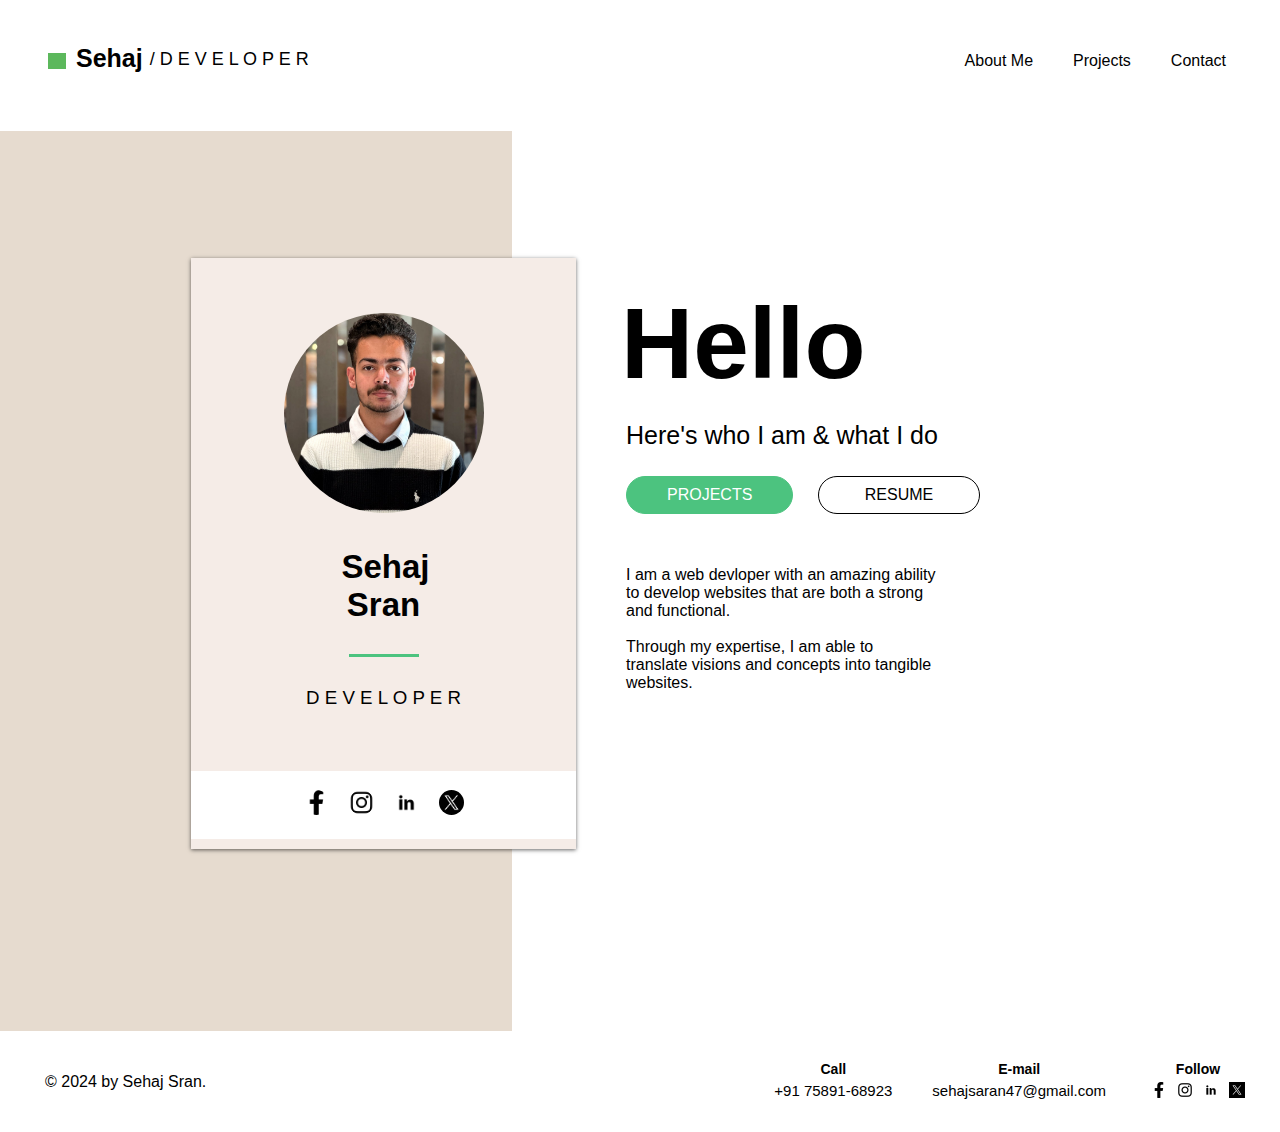
<file: index.html>
<!DOCTYPE html>
<html lang="en">
<head>
    <meta charset="UTF-8">
    <meta http-equiv="X-UA-Compatible" content="IE=edge">
    <meta name="viewport" content="width=device-width, initial-scale=1.0">
    <title>Portfolio</title>

    <link rel="stylesheet" href="style.css">
    <link rel="stylesheet" href="https://cdnjs.cloudflare.com/ajax/libs/font-awesome/6.6.0/css/all.min.css">


</head>
<body>
    <header class="site-header">

        <div class="left-section">
            <div>
                <div class="name-square-dot">o</div>
            </div>

            <div class="name">
                Sehaj
            </div>

            <div class="position">
                / D E V E L O P E R
            </div>
        </div>

        <div class="right-section">

            <nav class="menu-bar">
                <a class="about-me" href="#">About Me</a>
                <a class="projects" href="projects.html">Projects</a>
                <a class="contacts" href="contact.html">Contact</a>
                
            </nav>
        </div>
        <div class="ham-icon">
            <i class="fa-solid fa-bars"></i>
        </div>
    </header>
    <div class="hamburger-menu">
        <nav class="ham-menu-bar">
            <a class="about-me" href="#">About Me</a>
            <a class="projects" href="projects.html">Projects</a>
            <a class="contacts" href="contact.html">Contact</a>
            
        </nav>
    </div>


    <div class="parent-grid">

        <div class="body-left-section"></div>

        <div id="parent-of-pfp-card">
        <div class="profile-card">
            <div class="profile-card-content">
                <img src="img/pfp.jfif" alt="ice_spice">

                <h2>Sehaj Sran</h2>

                <div class="line"></div>

                <h3>D E V E L O P E R</h3>

                <div class="social-media-icons">
                    <a href="#">
                        <img src="img/social icons/5305153_fb_facebook_facebook logo_icon.png" alt="fb iamge">
                    </a>
                    <a href="https://www.instagram.com/velevetxcanyon/" target="_blank">
                        <img src="img/social icons/5335781_camera_instagram_social media_instagram logo_icon.png" alt="insta image">
                    </a>
                    <a href="https://www.linkedin.com/in/sehaj-sran-a404b3241/" target="_blank">
                        <img src="img/social icons/216394_linkedin_social_icon.png" alt="linkedin image">
                    </a>
                    <a href="https://twitter.com/velevetcanyon" target="_blank">
                        <img src="img/social icons/sl_z_072523_61700_01.jpg" alt="twitter image">
                    </a>

                </div>
            </div>

        </div>
        </div>

        <div class="info-about-me">
            <div class="hello-heading">Hello</div>
            <div class="caption">Here's who I am & what I do</div>

            <a class="projects-button" href="projects.html">PROJECTS</a>
            <a class="resume-button" href="resume/Resume (Sehajpal singh).pdf">RESUME</a>

            <p>I am a web devloper with an amazing ability to develop websites that are both a strong and functional. <br> <br> Through my expertise, I am able to translate visions and concepts into tangible websites.</p>
        </div>
    </div>

    <footer>
        <h4 id="copyright">
            © 2024 by Sehaj Sran. 
        </h4>

        <div id="right-sec-footer">
            <div class="call-contact">
                <h4>Call</h4>
                <h5>+91 75891-68923</h5>
            </div>

            <div class="email-contact">
                <h4>E-mail</h4>
                <a href="mailto:sehajsaran47@gmail.com" target="_blank">sehajsaran47@gmail.com</a>
            </div>

            <div class="social-media-contact">
                <h4>Follow</h4>

                <div id="social-media-footer-icons">
                    <a href="#">
                        <img src="img/social icons/5305153_fb_facebook_facebook logo_icon.png" alt="fb iamge">
                    </a>
                    <a href="https://www.instagram.com/velevetxcanyon/" target="_blank">
                        <img src="img/social icons/5335781_camera_instagram_social media_instagram logo_icon.png" alt="insta image">
                    </a>
                    <a href="https://www.linkedin.com/in/sehaj-sran-a404b3241/" target="_blank">
                        <img src="img/social icons/216394_linkedin_social_icon.png" alt="linkedin image">
                    </a>
                    <a href="https://twitter.com/velevetcanyon" target="_blank">
                        <img src="img/social icons/sl_z_072523_61700_01.jpg" alt="twitter image">
                    </a>
                </div>
            </div>
        </div>
    </footer>
    
    <script src="index.js"></script>
</body>
</html>
</file>
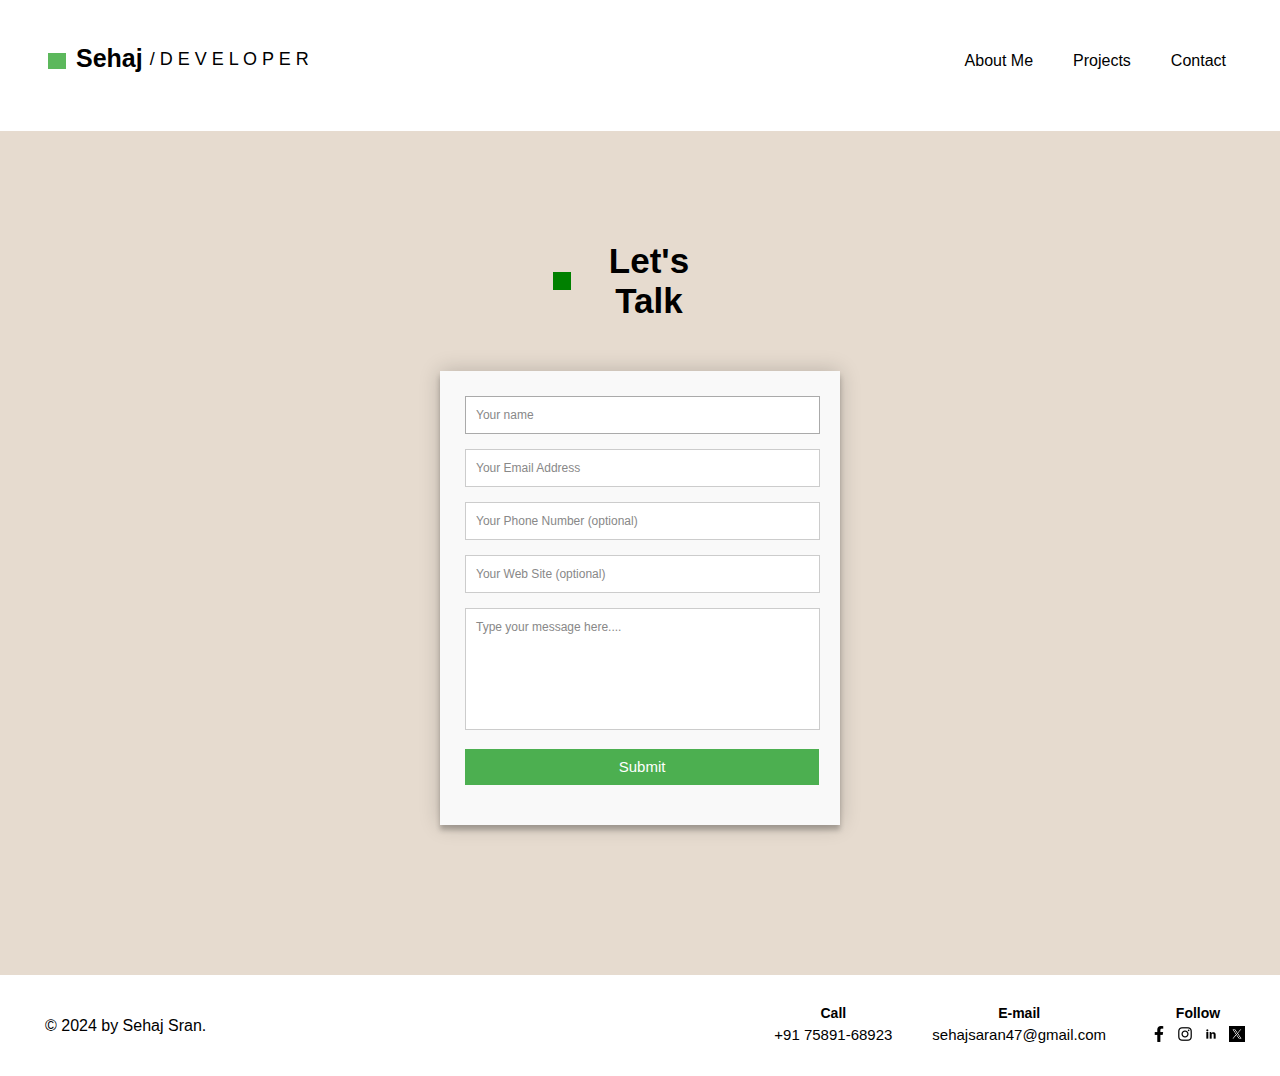
<file: contact.html>
<!DOCTYPE html>
<html lang="en">
<head>
    <meta charset="UTF-8">
    <meta http-equiv="X-UA-Compatible" content="IE=edge">
    <meta name="viewport" content="width=device-width, initial-scale=1.0">
    <title>Projects</title>

    <link rel="stylesheet" href="style.css">
    <link rel="stylesheet" href="https://cdnjs.cloudflare.com/ajax/libs/font-awesome/6.6.0/css/all.min.css">


</head>
<body>
    <header class="site-header">

        <div class="left-section">
            <div>
                <div class="name-square-dot">o</div>
            </div>

            <div class="name">
                Sehaj
            </div>

            <div class="position">
                / D E V E L O P E R
            </div>
        </div>

        <div class="right-section">

            <nav class="menu-bar">
                <a class="about-me" href="index.html">About Me</a>
                <a class="projects" href="projects.html">Projects</a>
                <a class="contacts" href="contact.html">Contact</a>
                
            </nav>
        </div>
        <div class="ham-icon">
            <i class="fa-solid fa-bars"></i>
        </div>
    </header>
    <div class="hamburger-menu">
        <nav class="ham-menu-bar">
            <a class="about-me" href="index.html">About Me</a>
            <a class="projects" href="projects.html">Projects</a>
            <a class="contacts" href="contact.html">Contact</a>
            
        </nav>
    </div>


    <div class="projects-page">

        <div class="parent-of-project-and-dot">
            <div class="project-square-dot"></div>

            <h2 id="project-main-heading">Let's Talk</h2>
        </div>

        <div class="container">  
            <form id="contact" action="" method="post">
              <fieldset>
                <input placeholder="Your name" type="text" tabindex="1" required autofocus>
              </fieldset>
              <fieldset>
                <input placeholder="Your Email Address" type="email" tabindex="2" required>
              </fieldset>
              <fieldset>
                <input placeholder="Your Phone Number (optional)" type="tel" tabindex="3" required>
              </fieldset>
              <fieldset>
                <input placeholder="Your Web Site (optional)" type="url" tabindex="4" required>
              </fieldset>
              <fieldset>
                <textarea placeholder="Type your message here...." tabindex="5" required></textarea>
              </fieldset>
              <fieldset>
                <button name="submit" type="submit" id="contact-submit" data-submit="...Sending">Submit</button>
              </fieldset>
            </form>
          </div>
        
    </div>
    <footer>
        <h4 id="copyright">
            © 2024 by Sehaj Sran. 
        </h4>

        <div id="right-sec-footer">
            <div class="call-contact">
                <h4>Call</h4>
                <h5>+91 75891-68923</h5>
            </div>

            <div class="email-contact">
                <h4>E-mail</h4>
                <a href="mailto:sehajsaran47@gamil.com" target="_blank">sehajsaran47@gmail.com</a>
            </div>

            <div class="social-media-contact">
                <h4>Follow</h4>

                <div id="social-media-footer-icons">
                    <a href="#">
                        <img src="img/social icons/5305153_fb_facebook_facebook logo_icon.png" alt="fb iamge">
                    </a>
                    <a href="https://www.instagram.com/velevetxcanyon/" target="_blank">
                        <img src="img/social icons/5335781_camera_instagram_social media_instagram logo_icon.png" alt="insta image">
                    </a>
                    <a href="https://www.linkedin.com/in/sehaj-sran-a404b3241/" target="_blank">
                        <img src="img/social icons/216394_linkedin_social_icon.png" alt="linkedin image">
                    </a>
                    <a href="https://twitter.com/velevetcanyon" target="_blank">
                        <img src="img/social icons/sl_z_072523_61700_01.jpg" alt="twitter image">
                    </a>
                </div>
            </div>
        </div>
    </footer>

    <script src="index.js"></script>

</body>
</html>
</file>
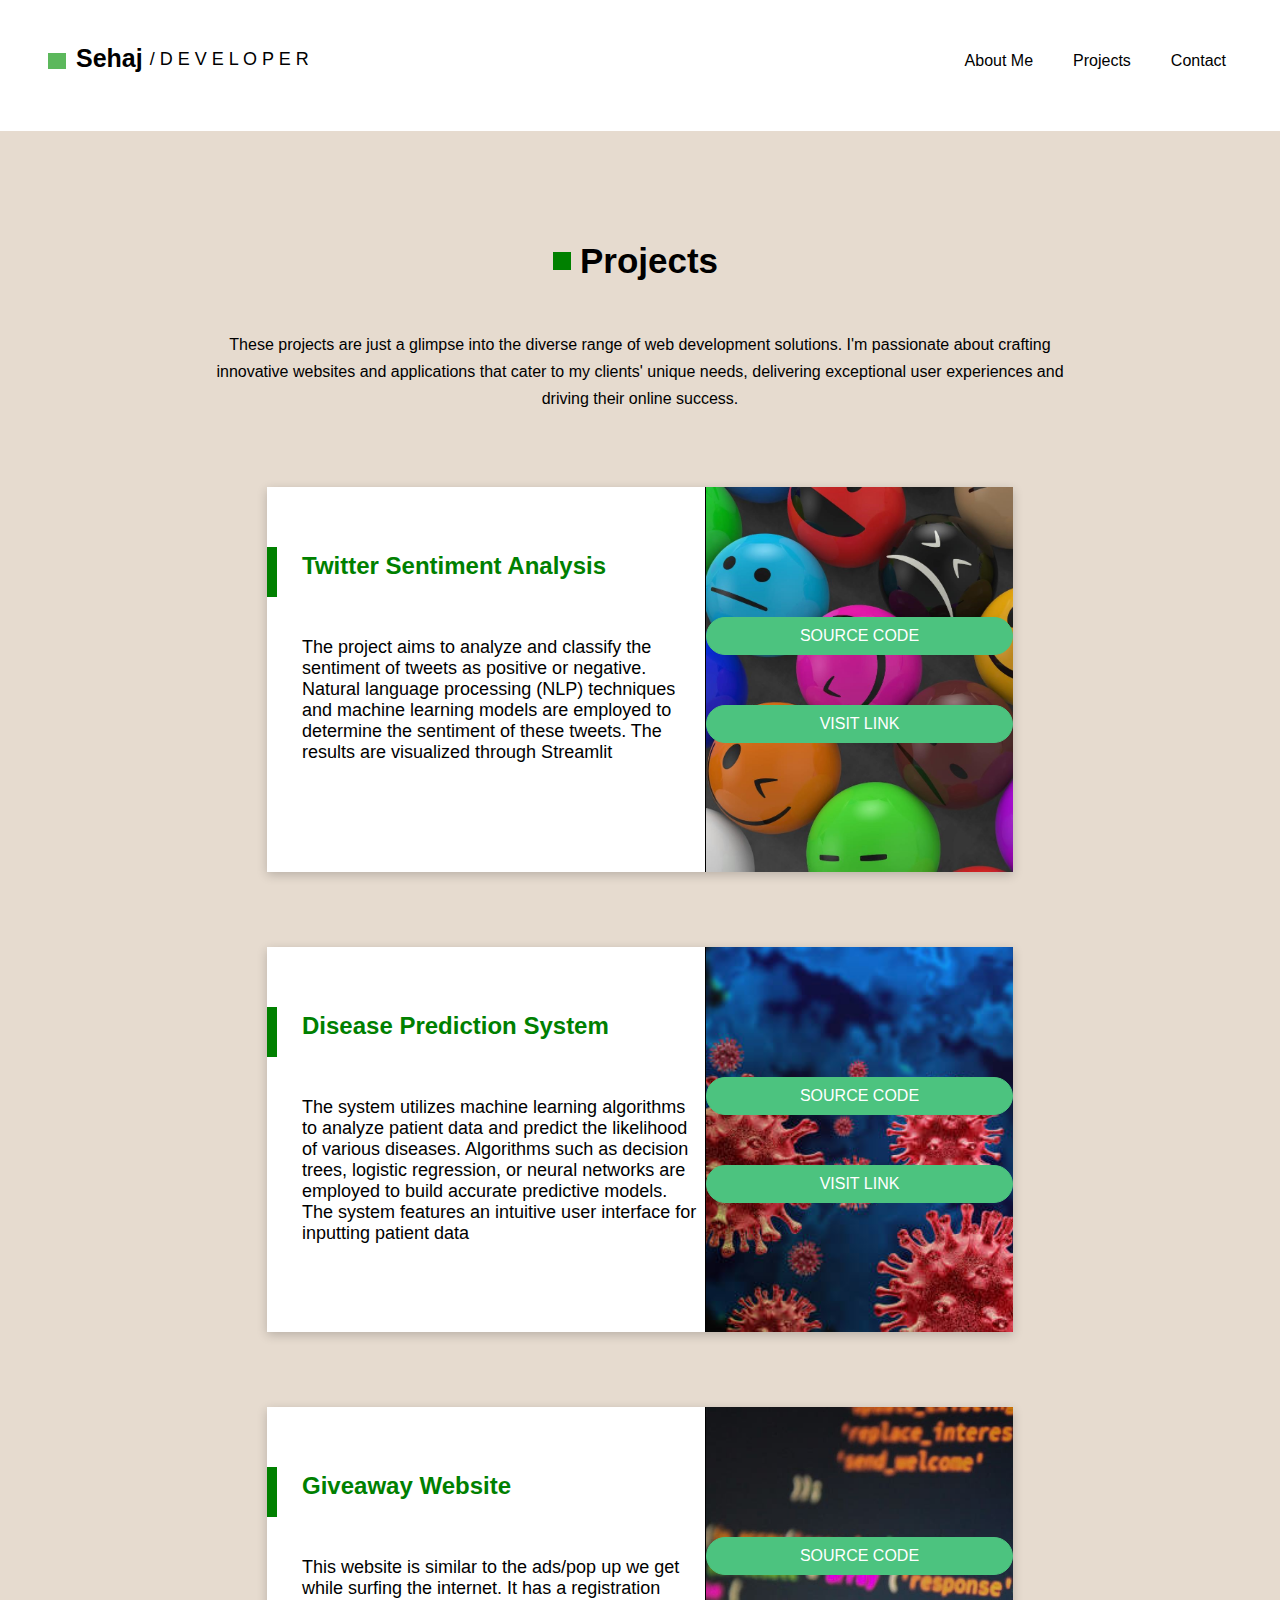
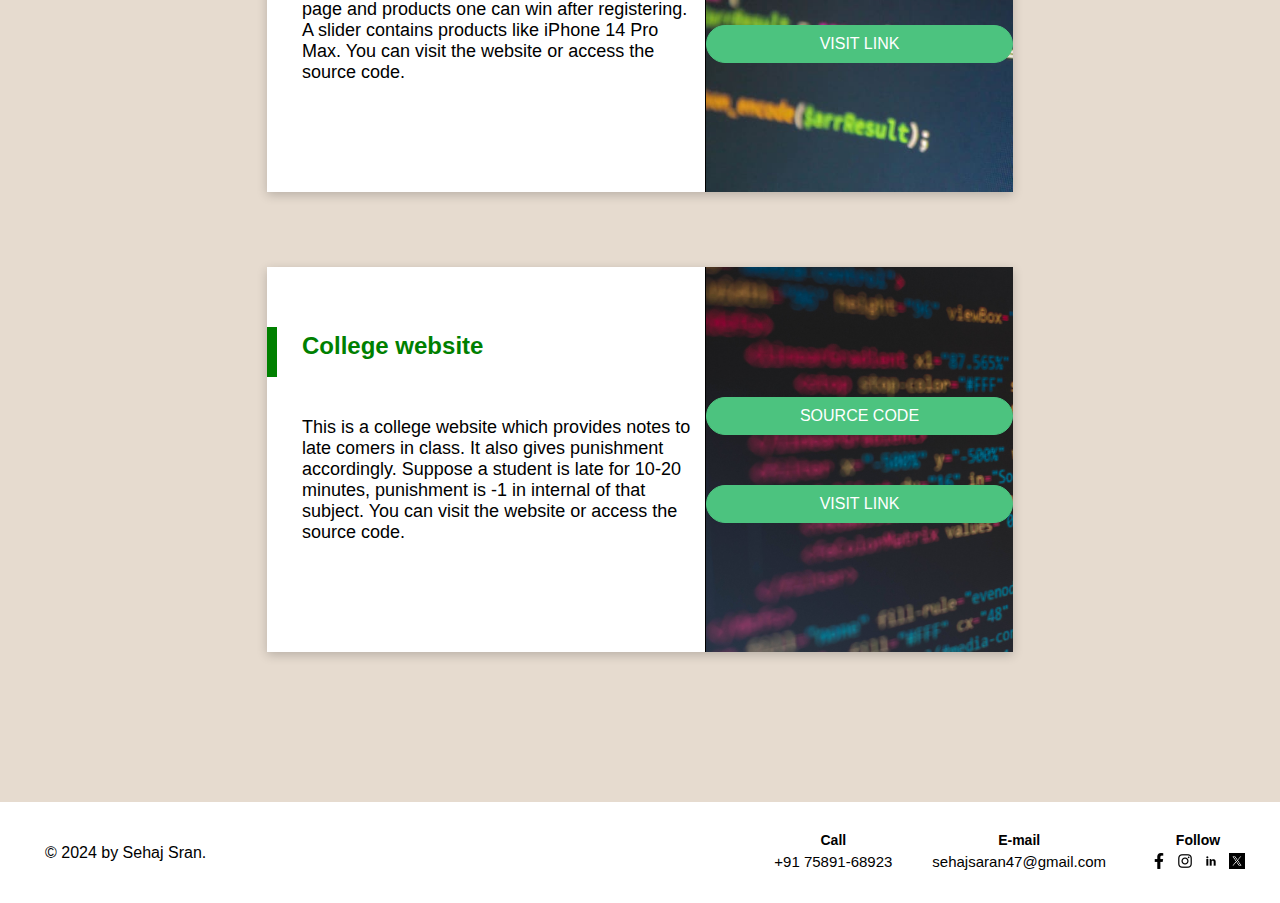
<file: projects.html>
<!DOCTYPE html>
<html lang="en">
<head>
    <meta charset="UTF-8">
    <meta http-equiv="X-UA-Compatible" content="IE=edge">
    <meta name="viewport" content="width=device-width, initial-scale=1.0">
    <title>Projects</title>

    <link rel="stylesheet" href="style.css">
    <link rel="stylesheet" href="https://cdnjs.cloudflare.com/ajax/libs/font-awesome/6.6.0/css/all.min.css">


</head>
<body>
    <header class="site-header">

        <div class="left-section">
            <div>
                <div class="name-square-dot">o</div>
            </div>

            <div class="name">
                Sehaj
            </div>

            <div class="position">
                / D E V E L O P E R
            </div>
        </div>

        <div class="right-section">

            <nav class="menu-bar">
                <a class="about-me" href="index.html">About Me</a>
                <a class="projects" href="projects.html">Projects</a>
                <a class="contacts" href="contact.html">Contact</a>
                
            </nav>
        </div>
        <div class="ham-icon">
            <i class="fa-solid fa-bars"></i>
        </div>
    </header>
    <div class="hamburger-menu">
        <nav class="ham-menu-bar">
            <a class="about-me" href="index.html">About Me</a>
            <a class="projects" href="projects.html">Projects</a>
            <a class="contacts" href="contact.html">Contact</a>
            
        </nav>
    </div>


    <div class="projects-page">

        <div class="parent-of-project-and-dot">
            <div class="project-square-dot"></div>

            <h2 id="project-main-heading">Projects</h2>
        </div>

        <p id="projects-description">These projects are just a glimpse into the diverse range of web development solutions. I'm passionate about crafting innovative websites and applications that cater to my clients' unique needs, delivering exceptional user experiences and driving their online success.</p>


        <div class="project-block-1">
            <div class="parent-container">
                <div class="project-name">
                    <div class="project-name-side-bar"></div>
                    <h2 id="project-title">Twitter Sentiment Analysis</h2>
                </div>

                <p id="project-info">The project aims to analyze and classify the sentiment of tweets as positive or negative. Natural language processing (NLP) techniques and machine learning models are employed to determine the sentiment of these tweets. The results are visualized through Streamlit</p>
            </div>

            <div class="project-links-1">
                <div id="project-links-container">
                    <a class="source-code-button" href="https://github.com/sehaj470/Twitter-Sentiment-Analysis" target="_blank">SOURCE CODE</a>
                    <a class="visit-link-button" href="https://twitter-sentiment-analysis-sehaj470.streamlit.app/" target="_blank">VISIT LINK</a>
                </div>
            </div>

        </div>

        <div class="project-block-2">
            <div class="parent-container">
                <div class="project-name">
                    <div class="project-name-side-bar"></div>
                    <h2 id="project-title">Disease Prediction System</h2>
                </div>

                <p id="project-info">The system utilizes machine learning algorithms to analyze patient data and predict the likelihood of various diseases. Algorithms such as decision trees, logistic regression, or neural networks are employed to build accurate predictive models. The system features an intuitive user interface for inputting patient data</p>
            </div>

            <div class="project-links-2">
                <div id="project-links-container">
                    <a class="source-code-button" href="https://github.com/sehaj470/Disease-Prediction-System" target="_blank">SOURCE CODE</a>
                    <a class="visit-link-button" href="https://disease-prediction-sehaj470.streamlit.app/" target="_blank">VISIT LINK</a>
                </div>
            </div>

        </div>


        <div class="project-block-3">
            <div class="parent-container">
                <div class="project-name">
                    <div class="project-name-side-bar"></div>
                    <h2 id="project-title">Giveaway Website</h2>
                </div>

                <p id="project-info">This website is similar to the ads/pop up we get while surfing the internet. It has a registration page and products one can win after registering. A slider contains products like iPhone 14 Pro Max. You can visit the website or access the source code.    </p>
            </div>

            <div class="project-links-3">
                <div id="project-links-container">
                    <a class="source-code-button" href="https://github.com/sehaj470/Giveaway" target="_blank">SOURCE CODE</a>
                    <a class="visit-link-button" href="https://sehaj470.github.io/Giveaway/" target="_blank">VISIT LINK</a>
                </div>
            </div>

        </div>


        <div class="project-block-4">
            <div class="parent-container">
                <div class="project-name">
                    <div class="project-name-side-bar"></div>
                    <h2 id="project-title">College website</h2>
                </div>

                <p id="project-info">This is a college website which provides notes to late comers in class. It also gives punishment accordingly. Suppose a student is late for 10-20 minutes, punishment is -1 in internal of that subject. You can visit the website or access the source code.  </p>
            </div>

            <div class="project-links-4">
                <div id="project-links-container">
                    <a class="source-code-button" href="https://github.com/sehaj470/college-website-2" target="_blank">SOURCE CODE</a>
                    <a class="visit-link-button" href="https://sehaj470.github.io/college-website-2/" target="_blank">VISIT LINK</a>
                </div>
            </div>

        </div>

    </div>

    <footer>
        <h4 id="copyright">
            © 2024 by Sehaj Sran. 
        </h4>

        <div id="right-sec-footer">
            <div class="call-contact">
                <h4>Call</h4>
                <h5>+91 75891-68923</h5>
            </div>

            <div class="email-contact">
                <h4>E-mail</h4>
                <a href="mailto:sehajsaran47@gamil.com" target="_blank">sehajsaran47@gmail.com</a>
            </div>

            <div class="social-media-contact">
                <h4>Follow</h4>

                <div id="social-media-footer-icons">
                    <a href="#">
                        <img src="img/social icons/5305153_fb_facebook_facebook logo_icon.png" alt="fb iamge">
                    </a>
                    <a href="https://www.instagram.com/velevetxcanyon/" target="_blank">
                        <img src="img/social icons/5335781_camera_instagram_social media_instagram logo_icon.png" alt="insta image">
                    </a>
                    <a href="https://www.linkedin.com/in/sehaj-sran-a404b3241/" target="_blank">
                        <img src="img/social icons/216394_linkedin_social_icon.png" alt="linkedin image">
                    </a>
                    <a href="https://twitter.com/velevetcanyon" target="_blank">
                        <img src="img/social icons/sl_z_072523_61700_01.jpg" alt="twitter image">
                    </a>
                </div>
            </div>
        </div>
    </footer>

    <script src="index.js"></script>

</body>
</html>
</file>
<file: style.css>
* {
    border: 0; margin: 0; padding: 0;
    font-family:'Segoe UI', Tahoma, Geneva, Verdana, sans-serif;
}

.site-header {
    display: flex;
    font-family:'Segoe UI', Tahoma, Geneva, Verdana, sans-serif;
    background-color: #ffffff;
    position: sticky;
    top: 0;
    cursor: pointer;
}

/* ------- Left section of header ------------------- */

.left-section {
    width: 50%;
    margin-left: 3%;
    display: flex;
    height: auto;
    
}

.name-square-dot {
    margin: 53px 10px 62px;
    padding: 0px 4px 5px 8px;
    color: #5cb85c;
    font-size: 10px;
    background-color: #5cb85c;
    
}

.name {
    font-size: 25px;
    font-weight: bolder;
    margin: 44px 0px 54px calc((100% - 490px) * 0);
}

.position {
    margin: 47px 0px 54px calc((100% - 490px) * 0);
    padding: 2px 0px 0px 7px;
    font: small-caption;
    font-size: 18px;
}

/* ------- Right section of header----------------- */

.right-section {
    width: 50%;
}

.menu-bar {
    margin: 47px 34px 54px 54px;
    display: flex;
    justify-content: right;
}

.ham-menu-bar {
    display: none;
    position: fixed;
    background-color: white;
    width: 100%;
    box-shadow: 0px 623px 725px 141px;
}

.ham-icon {
    justify-content: right;
    align-items: center;
    display: none;
    font-size: 30px;
    width: 30%;
}

.ham-icon i {
    margin-right: 20px;
}

.ham-menu-bar a {
    /* text-align: center; */
    text-decoration: none;
    color: black;
    /* margin: 5px 20px 0px 20px; */
    padding: 25px 40px;
    transition: 0.2s;
}


.menu-bar a {
    text-align: center;
    text-decoration: none;
    color: black;
    margin: 5px 20px 0px 20px;
    transition: 0.2s;
}


.ham-menu-bar a:hover {
    color: #5cb85c;
    transition: all 0.2s;
    /* transform: scale(0); */
    font-size: 25px;
}

.menu-bar a:hover {
    color: #5cb85c;
    transition: all 0.2s;
    transform: scale(1.2);

}


/* ------- Background and profile card---------------- */

.body-left-section {
    background-color: #e6dbcf;
    height: 900px;
    width: 40%;
    grid-area: 1 / 1 / 2 / 2;
}

#parent-of-pfp-card {
    grid-area: 1 / 1 / 2 / 2;
    display: flex;
    justify-content: right;
    width: 45%;
}


.profile-card {
    height: 591px;
    /* width: 27%; */
    width: 385px;
    margin: 127px 0px 0px 0px;
    background-color: #f5ece7;
    grid-area: 1 / 1 / 2 / 2;
    box-shadow: var(--shd,0 1px 4px rgba(0,0,0,.6));

}


.parent-grid {
    display: grid;
}





/* ------- text info right side---------------- */


.info-about-me {
    font-family: 'Segoe UI', Tahoma, Geneva, Verdana, sans-serif;
    grid-area: 1 / 1 / 2 / 2;
    /* width: 35%; */
    width: 480px;
    /* margin: 100px 0px 0px 634px; */
    margin: 100px 0px 0px 45%;
}

.hello-heading {
    font-size: 100px;
    font-weight: bolder;
    margin: 55px 0px 0px 45px;
}

.caption {
    font-size: 25px;
    font-weight: 500;
    height: 45px;
    margin: 20px 0px 0px 50px;
}

.info-about-me p {
    margin: 52px 0px 0px 50px;
    width: 65%;
}


/* ------- profile card content ---------------- */


.profile-card-content {
    height: 591px;
    display: grid;
    grid-auto-rows: min-content;
    /* justify-content: center; */
    /* width: 365px; */
}

.profile-card-content img {
    margin: auto;
    margin-top: 55px;
    height: 200px;
    margin-top: 55px;
    width: 200px;
    border-radius: 50%;
}


.profile-card-content h2 {
    margin: auto;
    margin-top: 35px;
    font-family: 'Segoe UI', Tahoma, Geneva, Verdana, sans-serif;
    width: 84px;
    color: rgb(0, 0, 0);
    font-size: 33px;
    text-align: center;

}


.line {
    height: 3px;
    width: 70px;
    background-color: #4cc37f;
    margin: auto;
    margin-top: 30px;
}


.profile-card-content h3{
    font-family: 'Segoe UI', Tahoma, Geneva, Verdana, sans-serif;
    color: black;
    font-weight: lighter;
    margin: auto;
    margin-top: 30px;
}


.social-media-icons {
    display: flex;
    padding: 5% 27% 5% 27%;
    padding-left: auto;
    justify-content: center;
    /* align-items: center; */
    margin-top: 62px;
    background-color: white;

}

.social-media-icons img{
    height: 25px;
    width: 25px;
    margin: 0px 10px;
}


/* --------- Project nad resume Buttons ---------*/


.projects-button {
    text-decoration: none;
    text-align: center;
    padding: 9px 40px 9px 40px;
    color: white;
    border-radius: 40px;
    border: 1px solid #4cc37f;
    background-color: #4cc37f;
    margin-top: 10px;
    transition: 0.2s;
    margin-left: 50px;
    display: inline-block;
    font-weight: 500;
}


.resume-button {
    text-decoration: none;
    text-align: center;
    padding: 9px 46px 9px 46px;
    border-radius: 40px;
    margin-top: 10px;
    margin: 0px 20px;
    background-color: white;
    color: black;
    border: 1px solid black;
    transition: 0.2s;
    display: inline-block;
    font-weight: 500;
}


.projects-button:hover{
    transition: 0.3s;
    background-color: white;
    border: 1px solid #4cc37f;
    color: black;

}

.resume-button:hover {
    /* padding: 12px 46px 12px 46px; */
    margin-bottom: -1px;
    background-color: #4cc37f;
    border: 1px solid #4cc37f;
    color: white;
    transition: 0.3s;
}




/* =========== Projects page =========== */


/* ------------ Title and description ------- */


.projects-page {
    background-color: #e6dbcf;
    display: grid;
    font-family: 'Segoe UI', Tahoma, Geneva, Verdana, sans-serif;

}


.parent-of-project-and-dot {
    display: flex;
    align-items: center;
    justify-content: center;
}

.project-square-dot {
    background-color: green;
    height: 18px;
    width: 18px;
    margin-top: 110px;
}


#project-main-heading {
    width: 10%;
    width: 156px;
    margin-top: 110px;
    font-size: 35px;
    text-align: center;
}


#projects-description {
    width: 70%;
    line-height: 27px;
    margin: auto;
    text-align: center;
    margin-top: 50px;
}


/* ------------- Projects ------------- */

.project-name {
    display: flex;
    margin: 60px 0px 40px 0px
}

.project-block-1, .project-block-2, .project-block-3, .project-block-4 {
    display: flex;
    width: 746px;
    margin: auto;
    margin-top: 75px;
    background-color: white;
    box-shadow: 0 3px 10px rgb(0 0 0 / 0.2);
}

.project-block-4 {
    display: flex;
    width: 746px;
    margin: auto;
    margin-top: 75px;
    background-color: white;
    box-shadow: 0 3px 10px rgb(0 0 0 / 0.2);
}

.project-block-4 {
    margin-bottom: 150px;
}


.project-name-side-bar {
    background-color: green;
    height: 50px;
    width: 10px;
}

#project-title {
    margin-left: 25px;
    margin-top: 5px;
    color: green
}

.project-links-1, .project-links-2, .project-links-3, .project-links-4 {
    height: 385px;
    width: 140%;
    border-left: 1px solid black;
    background-image: url(img/project-1-bc.jpg);
    background-size: cover;
    display: grid;
    align-items: center;
   
    
}

.project-links-3 {
    background-image: url(img/project-2-bc.jpg);
}

.project-links-1 {
    background-image: url(img/400.jpg);
}

.project-links-2 {
    background-image: url(img/istockphoto-1356114754-612x612.jpg);
}

#project-links-container {
    text-align: center;
}


#project-info {
    margin: 0px 7px 0px 35px;
    font-weight: 100;
    font-size: 18px
}


/* ------------ Visit and source link buttons------ */



.visit-link-button, .source-code-button{
    /* width: 50%; */
    width: 25vmin;
    text-decoration: none;
    text-align: center;
    padding: 9px 40px 9px 40px;
    color: white;
    border-radius: 40px;
    border: 1px solid #4cc37f;
    background-color: #4cc37f;
    transition: 0.2s;
    display: inline-block;
    font-weight: 500;
    margin: 25px 0px;
}

.visit-link-button:hover, .source-code-button:hover {
    transition: 0.3s;
    background-color: white;
    border: 1px solid #ffffff;
    color: black;

}





/* ========== footer ============ */


footer {
    display: flex;
    margin: 30px 10px;
    font-family: 'Segoe UI', Tahoma, Geneva, Verdana, sans-serif;

}

#copyright {
    width: 50%;
    margin: auto;
    margin-left: 35px;
    font-weight: 400;
}

#right-sec-footer {
    display: flex;
    justify-content: right;
    width: 50%;
}


.call-contact, .email-contact, .social-media-contact {
    margin: 0px 20px;
    text-align: center;
}

.call-contact h5, .email-contact a{
    text-decoration: none;
    color: rgb(0, 0, 0);
    font-weight: 100;
    font-size: 15px;

}

.call-contact h4, .email-contact h4, .social-media-contact h4{
    font-size: 14px;
    margin-bottom: 5px;
}

.social-media-contact {
    margin: 0px 20px;
}


#social-media-footer-icons {
    display: flex;
}

.social-media-contact img {
    height: 16px;
    margin: 0px 5px;
}




/* =============  contact =============== */



.container {
    max-width: 400px;
    width: 100%;
    margin: 0 auto;
  }
  
  #contact input[type="text"],
  #contact input[type="email"],
  #contact input[type="tel"],
  #contact input[type="url"],
  #contact textarea,
  #contact button[type="submit"] {
    font: 400 12px/16px 'Segoe UI', Tahoma, Geneva, Verdana, sans-serif;
  }
  
  #contact {
    background: #F9F9F9;
    padding: 25px;
    margin: 50px 0 150px 0px;
    box-shadow: 0 0 20px 0 rgba(0, 0, 0, 0.2), 0 5px 5px 0 rgba(0, 0, 0, 0.24);
  }
  
  #contact h3 {
    display: block;
    font-size: 30px;
    font-weight: 300;
    margin-bottom: 10px;
  }
  
  #contact h4 {
    margin: 5px 0 15px;
    display: block;
    font-size: 13px;
    font-weight: 400;
  }
  
  fieldset {
    border: medium none !important;
    margin: 0 0 10px;
    min-width: 95%;
    padding: 0;
    width: 95%;
  }
  
  #contact input[type="text"],
  #contact input[type="email"],
  #contact input[type="tel"],
  #contact input[type="url"],
  #contact textarea {
    width: 100%;
    border: 1px solid #ccc;
    background: #FFF;
    margin: 0 0 5px;
    padding: 10px;
  }
  
  #contact input[type="text"]:hover,
  #contact input[type="email"]:hover,
  #contact input[type="tel"]:hover,
  #contact input[type="url"]:hover,
  #contact textarea:hover {
    -webkit-transition: border-color 0.3s ease-in-out;
    -moz-transition: border-color 0.3s ease-in-out;
    transition: border-color 0.3s ease-in-out;
    border: 1px solid #aaa;
  }
  
  #contact textarea {
    height: 100px;
    max-width: 100%;
    resize: none;
  }
  
  #contact button[type="submit"] {
    cursor: pointer;
    width: 106.5%;
    border: none;
    background: #4CAF50;
    color: #FFF;
    margin: 0 0 5px;
    padding: 10px;
    font-size: 15px;
  }
  
  #contact button[type="submit"]:hover {
    background: #43A047;
    -webkit-transition: background 0.3s ease-in-out;
    -moz-transition: background 0.3s ease-in-out;
    transition: background-color 0.3s ease-in-out;
  }
  
  #contact button[type="submit"]:active {
    box-shadow: inset 0 1px 3px rgba(0, 0, 0, 0.5);
  }
  
  .copyright {
    text-align: center;
  }
  
  #contact input:focus,
  #contact textarea:focus {
    outline: 0;
    border: 1px solid #aaa;
  }
  
  ::-webkit-input-placeholder {
    color: #888;
  }
  
  :-moz-placeholder {
    color: #888;
  }
  
  ::-moz-placeholder {
    color: #888;
  }
  
  :-ms-input-placeholder {
    color: #888;
  }

  
@media only screen and (max-width: 890px) {
    .right-section {
        display: none;
    }

    .ham-menu-bar {
        /* display: grid; */
    }

    .ham-icon {
        display: flex;
    }

    .left-section {
        width: 70%;
    }

    .info-about-me {
        /* display: ; */
        margin: 610px 0 0 0;
        text-align: center;
        width: 100%;
    }

    .body-left-section {
        width: 100%;
        background-color: white;
    }

    #parent-of-pfp-card {
        justify-content: center;
        width: 100%;
    }

    .hello-heading, .caption {
        margin: 0;
    }

    .projects-button {
        margin-left: 0;
    }

    .info-about-me p {
        width: 80%;
        text-align: center;
        margin: 30px auto;
        /* padding: 10px; */
    }

    .profile-card {
        margin: 0;
    }

    .social-media-icons {
        background-color: #f5ece7;
        margin: 32px;
    }

    footer {
        display: grid;
    }

    #right-sec-footer {
        width: 100%;
        justify-content: center;
    }

    #copyright, .social-media-contact {
        display: none;
    }

    .project-block-1, .project-block-2, .project-block-3, .project-block-4 {
        width: auto;
    }

    .project-links-1, .project-links-2, .project-links-3, .project-links-4 {
        height: 33rem;
    }
}
</file>
